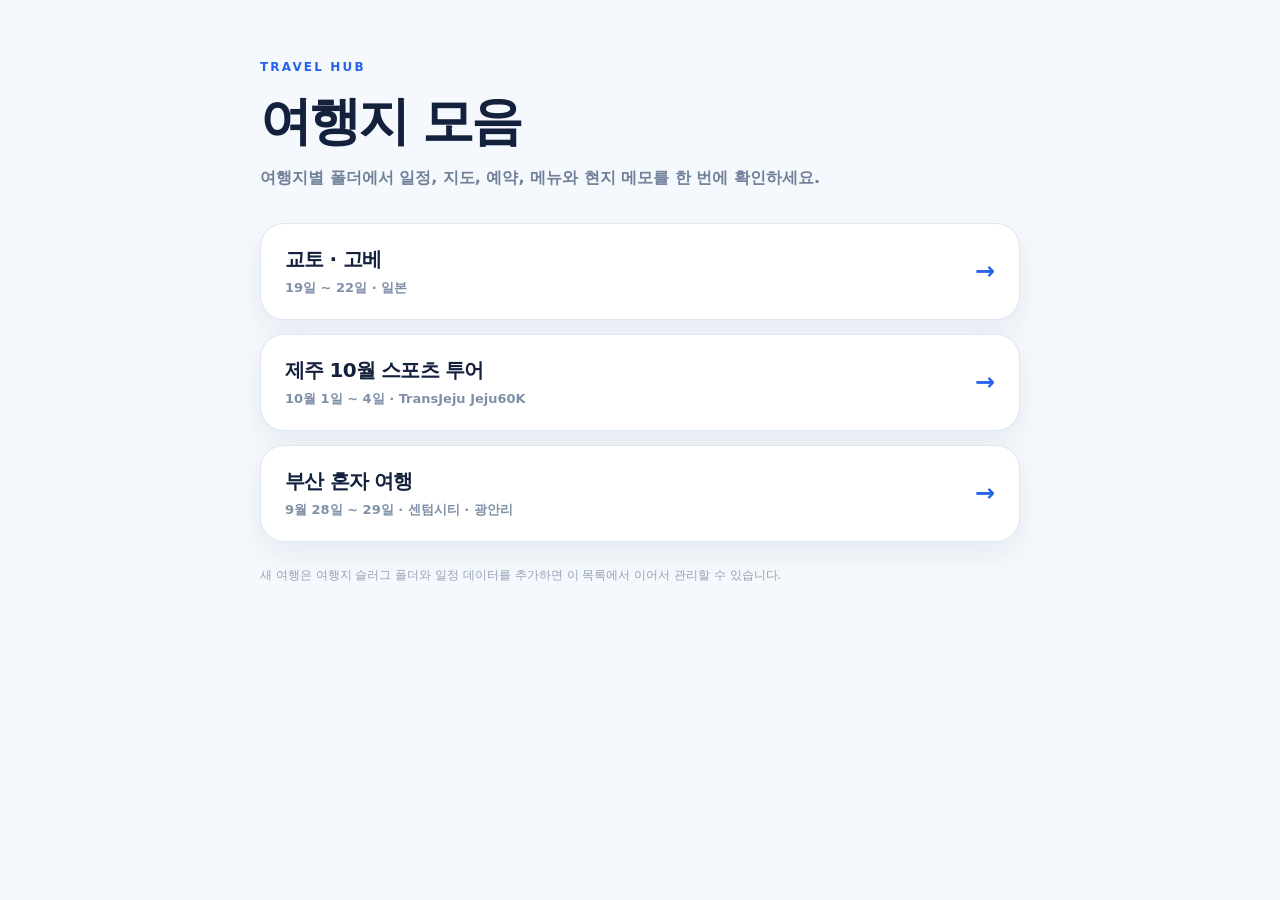
<file: index.html>
<!doctype html>
<html lang="ko">
  <head>
    <meta charset="UTF-8" />
    <meta name="viewport" content="width=device-width, initial-scale=1.0, viewport-fit=cover" />
    <meta name="theme-color" content="#1457d9" />
    <link rel="manifest" href="./manifest.webmanifest" />
    <title>Travel · 여행지 모음</title>
    <style>
      :root { color: #14213d; background: #f5f8fc; font-family: Inter, ui-sans-serif, system-ui, -apple-system, BlinkMacSystemFont, "Segoe UI", sans-serif; }
      * { box-sizing: border-box; }
      body { margin: 0; min-height: 100vh; }
      main { width: min(760px, calc(100% - 32px)); margin: 0 auto; padding: 56px 0; }
      .eyebrow { color: #2563eb; font-size: 12px; font-weight: 900; letter-spacing: .18em; }
      h1 { margin: 12px 0 8px; font-size: clamp(32px, 7vw, 52px); letter-spacing: -.06em; }
      .intro { margin: 0 0 32px; color: #71819a; font-size: 16px; font-weight: 650; line-height: 1.6; }
      .trip-list { display: grid; gap: 14px; }
      .trip-card { display: flex; align-items: center; justify-content: space-between; gap: 20px; padding: 22px 24px; border: 1px solid #dce5f0; border-radius: 24px; background: #fff; color: inherit; text-decoration: none; box-shadow: 0 12px 28px rgb(30 64 115 / 7%); transition: transform .18s ease, border-color .18s ease, box-shadow .18s ease; }
      .trip-card:hover, .trip-card:focus-visible { border-color: #9bb8ed; box-shadow: 0 16px 32px rgb(30 64 115 / 12%); transform: translateY(-2px); }
      .trip-card strong { display: block; font-size: 20px; letter-spacing: -.04em; }
      .trip-card small { display: block; margin-top: 6px; color: #8090a8; font-size: 13px; font-weight: 700; }
      .arrow { color: #2563eb; font-size: 24px; font-weight: 800; }
      .footer-note { margin-top: 24px; color: #95a3b7; font-size: 12px; line-height: 1.6; }
      @media (max-width: 520px) { main { padding: 36px 0; } .trip-card { padding: 19px 18px; border-radius: 20px; } }
    </style>
  </head>
  <body>
    <main>
      <span class="eyebrow">TRAVEL HUB</span>
      <h1>여행지 모음</h1>
      <p class="intro">여행지별 폴더에서 일정, 지도, 예약, 메뉴와 현지 메모를 한 번에 확인하세요.</p>
      <section class="trip-list" aria-label="여행지 목록">
        <a class="trip-card" href="./kyoto-kobe-trip/" data-trip-slug="kyoto-kobe-trip">
          <span><strong>교토 · 고베</strong><small>19일 ~ 22일 · 일본</small></span>
          <span class="arrow" aria-hidden="true">→</span>
        </a>
        <a class="trip-card" href="./jeju-sports-trip/" data-trip-slug="jeju-sports-trip">
          <span><strong>제주 10월 스포츠 투어</strong><small>10월 1일 ~ 4일 · TransJeju Jeju60K</small></span>
          <span class="arrow" aria-hidden="true">→</span>
        </a>
        <a class="trip-card" href="./busan-solo-trip/" data-trip-slug="busan-solo-trip">
          <span><strong>부산 혼자 여행</strong><small>9월 28일 ~ 29일 · 센텀시티 · 광안리</small></span>
          <span class="arrow" aria-hidden="true">→</span>
        </a>
      </section>
      <p class="footer-note">새 여행은 여행지 슬러그 폴더와 일정 데이터를 추가하면 이 목록에서 이어서 관리할 수 있습니다.</p>
    </main>
    <script>
      if (["localhost", "127.0.0.1", "terminal.local"].includes(window.location.hostname)) {
        const tripSlugs = [...document.querySelectorAll("[data-trip-slug]")].map((link) => link.dataset.tripSlug);
        const pathParts = window.location.pathname.split("/").filter(Boolean);
        const pathSlug = pathParts.at(-1);
        if (pathSlug && tripSlugs.includes(pathSlug) && !pathParts.includes("page")) {
          window.location.replace(`${window.location.origin}/page/${pathSlug}/${window.location.search}${window.location.hash}`);
        }
        document.querySelectorAll("[data-trip-slug]").forEach((link) => {
          link.href = `./page/${link.dataset.tripSlug}/`;
        });
      }
    </script>
  </body>
</html>
</file>
